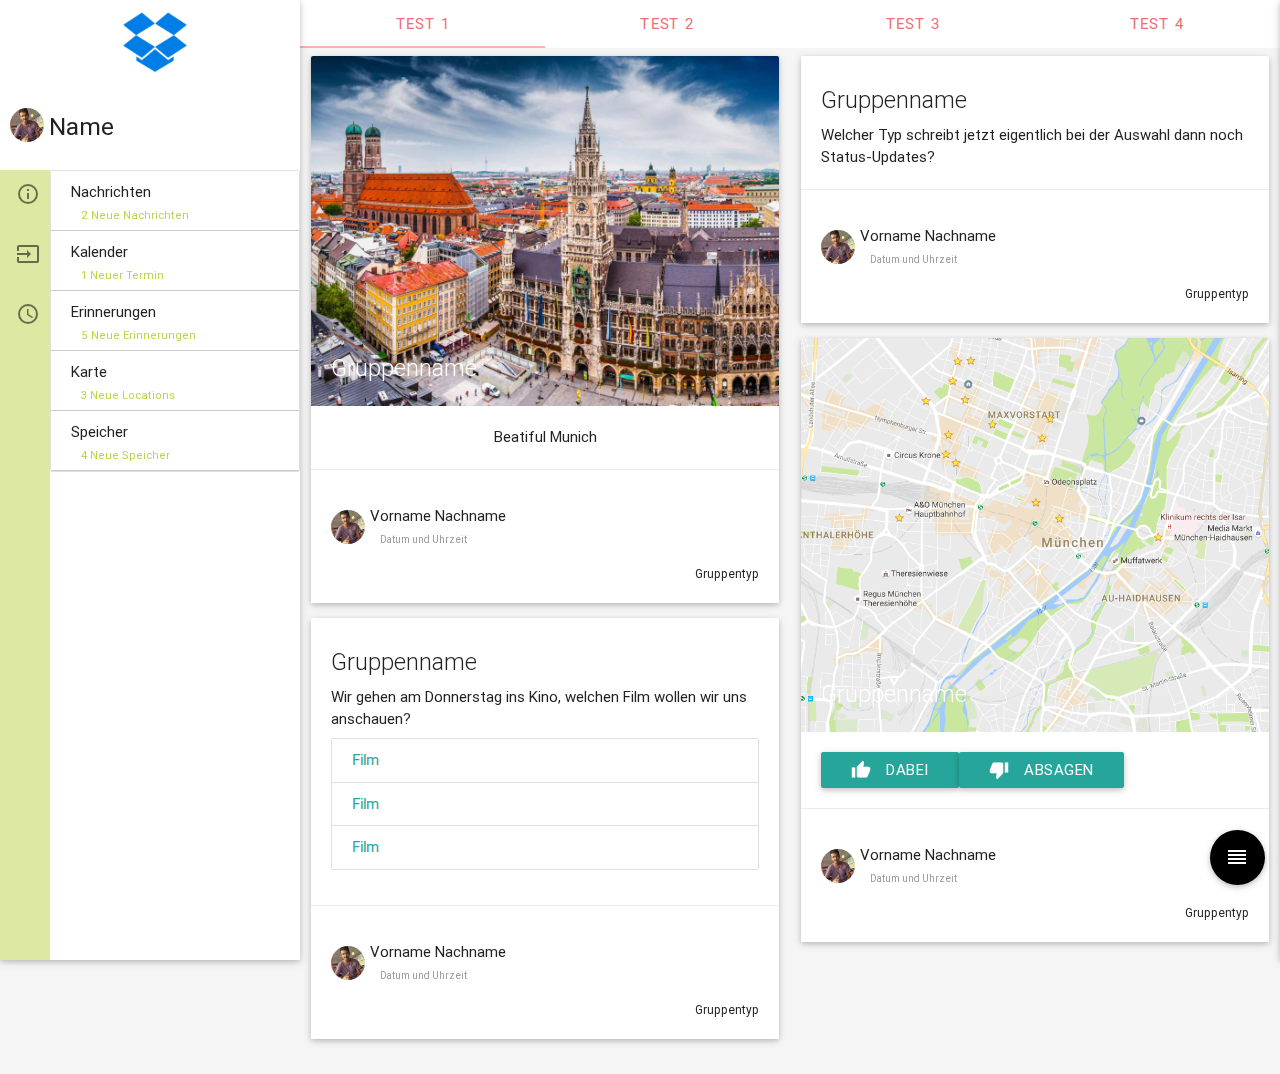
<file: index.html>
<!DOCTYPE html>
<html>
<head>
	
	<!--Import Google Icon Font-->
    <link href="http://fonts.googleapis.com/icon?family=Material+Icons" rel="stylesheet">
    <!--Import materialize.css-->
    <link type="text/css" rel="stylesheet" href="materialize/css/materialize.min.css"  media="screen,projection"/>
	
	<!-- main stylesheet -->
	<link rel="stylesheet" type="text/css" href="style.css" media="screen,projection">

	<!--Let browser know website is optimized for mobile-->
    <meta name="viewport" content="width=device-width, initial-scale=1.0"/>

	<title>Flinster</title>


</head>
<body>

	<header>
		<ul id="nav-mobile" class="side-nav fixed">
			
			<div id="logo-container" class="row center-align">
				<img style="margin-left: 10px" src="dropbox.png" height="64px" width="64px">
			</div>
			
			<div id="nickname-container" class="row valign-wrapper">
				<img src="micha.jpg" class="circle responsive-img" height="34px" width="34px">
				<h5 style="margin-left: 5px">Name</h5>
			</div>

			<ul id="static-nav-left">
				<li><a href="#" class="collection-item"><i class="material-icons">info_outline</i></a></li>
				<li><a href="#" class="collection-item"><i class="material-icons">input</i></a></li>
				<li><a href="#" class="collection-item"><i class="material-icons">query_builder</i></a></li>
			</ul>
			
			<div id="dynamic-nav-right" class="collection">
				<li class="collection-item">Nachrichten <br><span>2 Neue Nachrichten</span></li>
				<li class="collection-item">Kalender <br><span>1 Neuer Termin</span></li>
				<li class="collection-item">Erinnerungen <br><span >5 Neue Erinnerungen</span></li>
				<li class="collection-item">Karte <br><span>3 Neue Locations</span></li>
				<li class="collection-item">Speicher <br><span >4 Neue Speicher</span></li>				
			</div>

		</ul>
	</header>
	<main>
		<div id="stage" class="">
			
			<!-- Fixed Button -->
			<div class="fixed-action-btn" style="bottom: 15px; right: 15px;">
    			<a id="burger" data-activates="slide-out" class="btn-floating btn-large" style="background-color: black;">
    			  <i class="large material-icons">reorder</i>
    			</a>	
  			</div>
			
			<!-- Center Container -->
			<div class="row">	
	
				<ul class="tabs">
					<li class="tab"><a href="#">Test 1</a></li>
					<li class="tab"><a href="#">Test 2</a></li>
					<li class="tab"><a href="#">Test 3</a></li>
					<li class="tab"><a href="#">Test 4</a></li>
				</ul>

				<div class="col m6">

					<!-- Card -->
					<div class="card hoverable">	
						<div class="card-image">
							<img src="munich.jpg">
							<span class="card-title"> Gruppenname</span>
						</div>
						<div class="card-content">
							<p class="center-align">Beatiful Munich</p>
						</div>

						<div id="card-sub" class="card-action">
							<div id="card-sub-wrapper" class="valign-wrapper">
								<img src="micha.jpg" class="circle responsive-img" height="34px" width="34px">
								<p style="margin-left: 5px">Vorname Nachname <br> <span id="card-sub-span-time">Datum und Uhrzeit</span></p>			
							</div>
							<p id="card-sub-grouptype" class="right-align">Gruppentyp</p>								
						</div>
					</div>

					<!-- Card -->
					<div class="card hoverable">	
			
						<div class="card-content">
							<span class="card-title"> Gruppenname</span>
							<p>Wir gehen am Donnerstag ins Kino, welchen Film wollen wir uns anschauen?</p>

							<div class="collection">
								<a href="#" class="collection-item">Film</a>
								<a href="#" class="collection-item">Film</a>
								<a href="#" class="collection-item">Film</a>					
							</div>

						</div>

						<div id="card-sub" class="card-action">
							<div id="card-sub-wrapper" class="valign-wrapper">
								<img src="micha.jpg" class="circle responsive-img" height="34px" width="34px">
								<p style="margin-left: 5px">Vorname Nachname <br> <span id="card-sub-span-time">Datum und Uhrzeit</span></p>			
							</div>
							<p id="card-sub-grouptype" class="right-align">Gruppentyp</p>								
						</div>
					</div>

				</div>	

				<div class="col m6">

					<!-- Card -->
					<div class="card hoverable">	
			
						<div class="card-content">
							<span class="card-title"> Gruppenname</span>
							<p>Welcher Typ schreibt jetzt eigentlich bei der Auswahl dann noch Status-Updates?</p>
						</div>

						<div id="card-sub" class="card-action">
							<div id="card-sub-wrapper" class="valign-wrapper">
								<img src="micha.jpg" class="circle responsive-img" height="34px" width="34px">
								<p style="margin-left: 5px">Vorname Nachname <br> <span id="card-sub-span-time">Datum und Uhrzeit</span></p>			
							</div>
							<p id="card-sub-grouptype" class="right-align">Gruppentyp</p>								
						</div>
					</div>

					<!-- Card -->
					<div class="card hoverable">							
						<div class="card-image">
							<img src="map.png">
							<span class="card-title">Gruppenname</span>								
						</div>
						<div class="card-content">
							<div class="valign-wrapper">
								<a class="waves-effect waves-light btn"><i class="material-icons left">thumb_up</i>dabei</a>
								<a class="waves-effect waves-light btn"><i class="material-icons left">thumb_down</i>Absagen</a>
							</div>						
							
						</div>

						<div id="card-sub" class="card-action">
							<div id="card-sub-wrapper" class="valign-wrapper">
								<img src="micha.jpg" class="circle responsive-img" height="34px" width="34px">
								<p style="margin-left: 5px">Vorname Nachname <br> <span id="card-sub-span-time">Datum und Uhrzeit</span></p>			
							</div>
							<p id="card-sub-grouptype" class="right-align">Gruppentyp</p>								
						</div>
					</div>

				</div>	

			</div>
	
			<!-- Right SideNav for Chat -->
			<ul id="slide-out" class="side-nav">
    			<li><a class="subheader">Gruppenchat</a></li>
    			<li><div class="divider"></div></li>

				<!-- Textarea for Chat -->
    			<div class="row">
  				  <form class="col s12">
  				    <div class="row">
  				      <div class="input-field col s12">
  				        <textarea id="textarea1" class="materialize-textarea"></textarea>
  				        <label for="textarea1">Textarea</label>
  				      </div>
  				    </div>
  				  </form>
  				</div>
  			</ul>
		
		</div>

	</main>
	
	
	
		

	<!--Import jQuery before materialize.js-->
    <script type="text/javascript" src="https://code.jquery.com/jquery-2.1.1.min.js"></script>
    <script type="text/javascript" src="materialize/js/materialize.min.js"></script>
    <script type="text/javascript" src="app.js"></script>
</body>
</html>
</file>
<file: style.css>
html
{
	background-color: rgb(245,245,245);
	/*min-height: 100%;*/
}
body
{
	/*min-height: 100%;*/
}
main
{
	padding-left: 300px;
}
#stage
{
	/*width: 100%;*/
}
#static-nav-left
{
	width: 50px;
	background: rgb(221,233,163);
	min-height: 100%;
	float: left;
}
#static-nav-left li, #static-nav-left li a 
{
	height: 60px;

}
#group_header
{
	height: 210px;
	background-color: red;
	background-image: url(fussball-rasen.jpg);
	background-size: 100% 100%;
}
#group_header #transparent-group-header-footer
{
	width: 100%;
	background-color: rgba(0,0,0,0.3);
	color: white;
	height: 70px;
	display: inline-block;
	margin-top: 100px;
	float: left;
}
#group_header #transparent-group-header-footer h5
{
	margin-left: 10px;
	width: 100%;
	line-height: 50px;
}
#
#dynamic-nav-right 
{
	border: none;
}
#menu-group-header 
{
	height: 40px;
	width: 100%;
	background-color: rgb(179,208,50);
	margin-top: 0px;
	display: inline-block;
}
#menu-group-header ul
{
    height: 40px;
    margin: 0 0 0 10px;
}
#menu-group-header li 
{
	height: 40px;
	line-height: 40px;
	width: 60px;
	display: table-cell;
	color: white;
}
#dynamic-nav-right li.collection-item 
{
	height: 60px;
	border-bottom: 1px solid rgb(204,204,204);
}
#dynamic-nav-right .collection-item span 
{
	font-size: 11px;
	color: rgb(188,	212,71);
	margin-left: 10px;
}
#nav-mobile
{
	overflow-y: hidden;
}
#left_container
{
	-webkit-box-shadow: 4px 0px 7px -1px rgba(173,173,173,1);
	-moz-box-shadow: 4px 0px 7px -1px rgba(173,173,173,1);
	box-shadow: 4px 0px 7px -1px rgba(173,173,173,1);
	background-color: rgb(255,255,255);
	height: 100%;
}
#center_container
{
	/*background-color: rgb(245,245,245);*/
	
	
}
#right_container
{
	-webkit-box-shadow: -4px 0px 7px -1px rgba(173,173,173,1);
	-moz-box-shadow: -4px 0px 7px -1px rgba(173,173,173,1);
	box-shadow: -4px 0px 7px -1px rgba(173,173,173,1);
	background-color: rgb(255,255,255);
	height: 100%;
}
#card-sub-wrapper
{
	margin-bottom: 0;
}
#card-sub-span-time
{
	font-size: 10px;
	margin-left: 10px;
	color: #999999;
}
#card-sub-grouptype
{
	font-size: 12px;
	margin-top: 0;
	margin-bottom: 0;
}
#logo-container
{
	margin-top: 10px;

}
#left_collection
{
	max-width: 20%;
	background: #EE6E73;
	float: left;
}
#right_collection
{
	width: 100%;
	height: 100%;
}
#right-collection .collection li.collection-item 
{
	height: 60px !important;
}
#nickname-container
{
	margin-left: 10px;
}
</file>
